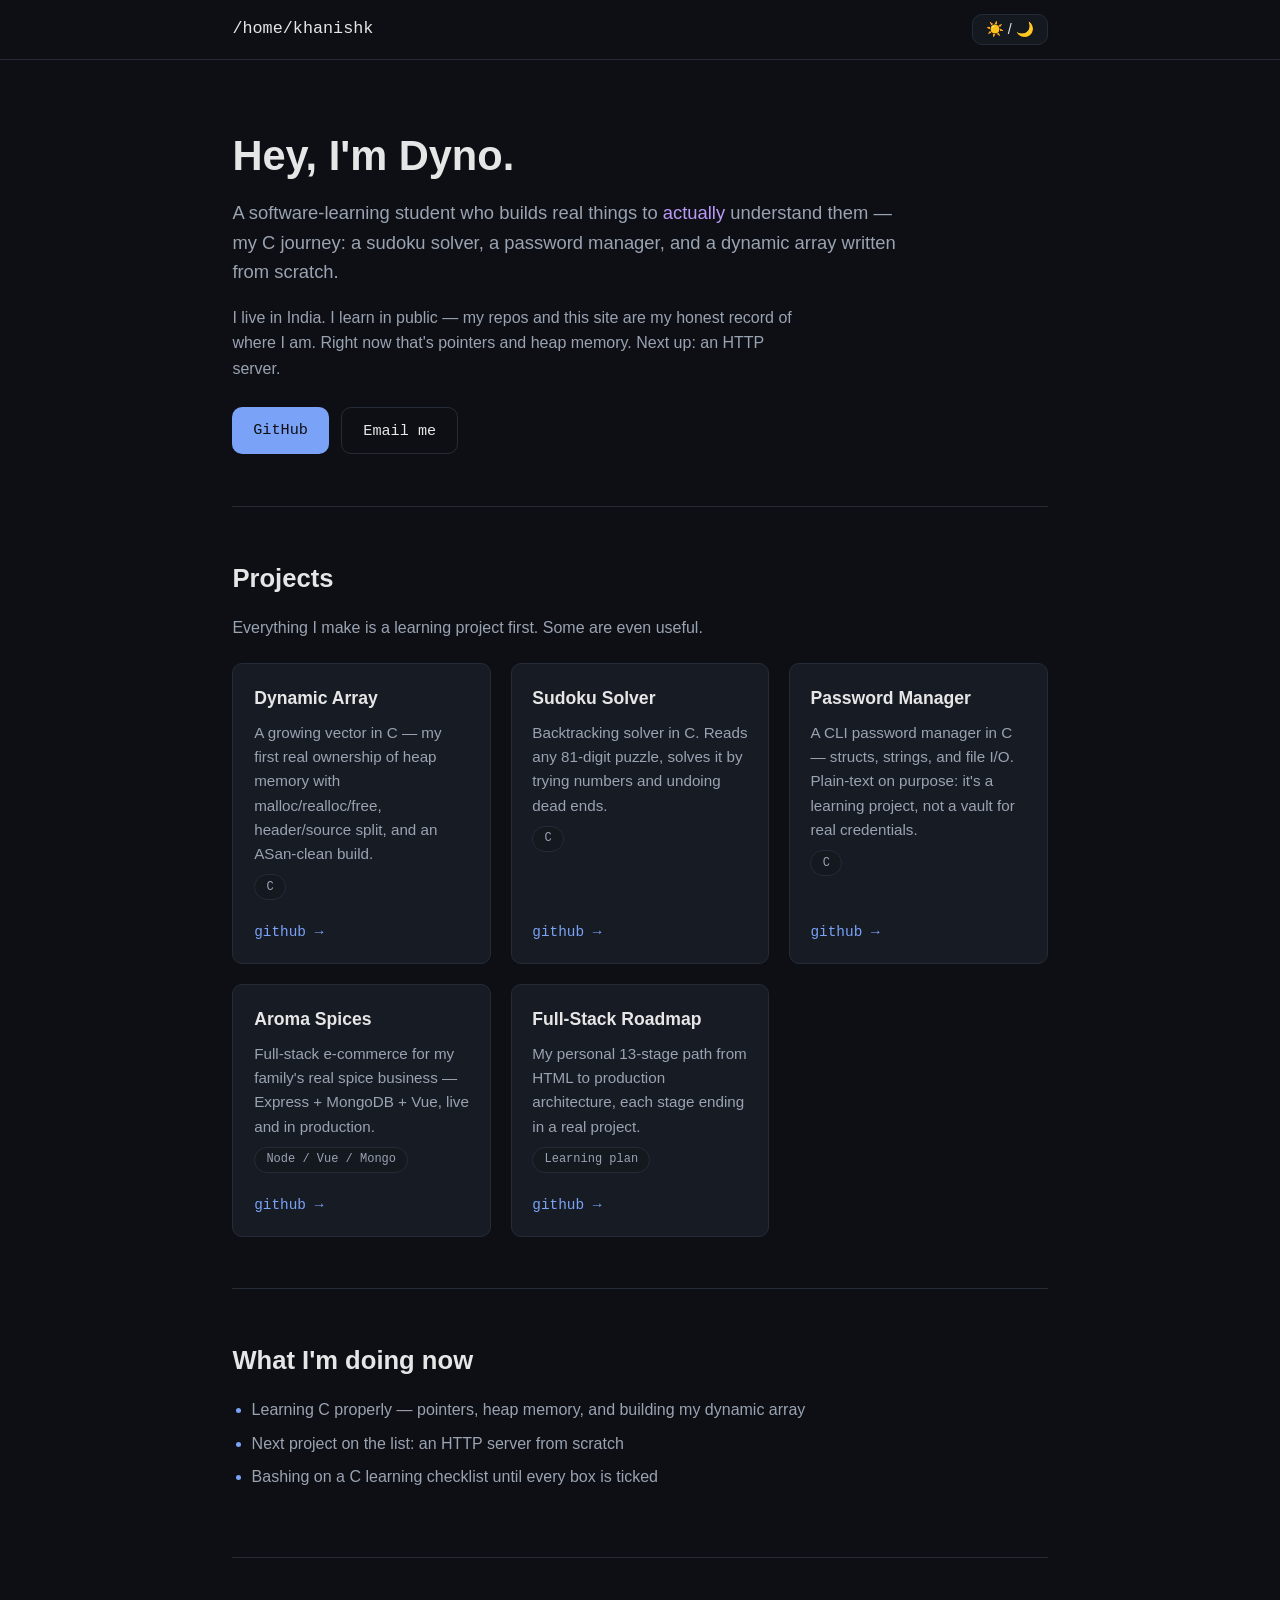
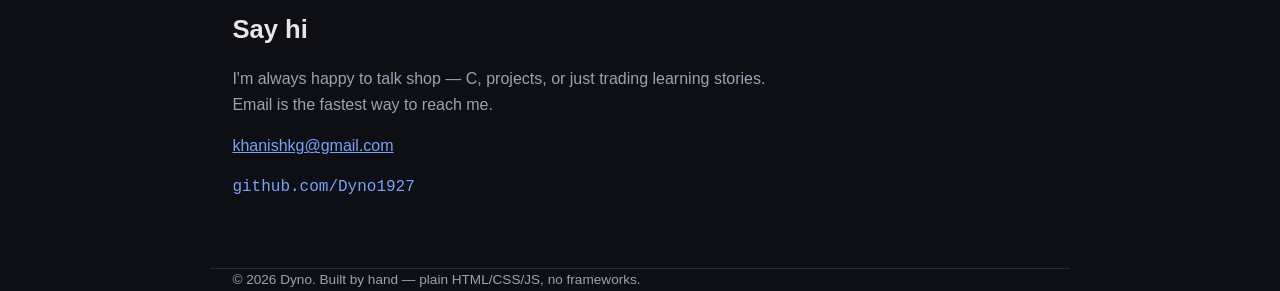
<file: 1. Foundation/index.html>
<!DOCTYPE html>
<html lang="en" data-theme="dark">
<head>
  <meta charset="UTF-8">
  <meta name="viewport" content="width=device-width, initial-scale=1.0">
  <meta name="description" content="Dyno — software learning student building projects across C, full-stack, and machine learning. This is who I am and how to reach me.">
  <title>Dyno — Student Dev & Learner</title>
  <link rel="stylesheet" href="Css/Style.css">
  <link rel="icon" href="data:image/svg+xml,<svg xmlns='http://www.w3.org/2000/svg' viewBox='0 0 100 100'><text y='.9em' font-size='90'>🛠️</text></svg>">
</head>
<body>

  <header class="topbar">
    <nav class="container">
      <span class="brand">/home/khanishk</span>
      <button id="theme-toggle" class="theme-toggle" aria-label="Toggle theme">☀️ / 🌙</button>
    </nav>
  </header>

  <main class="container">

    <!-- About -->
    <section id="about" class="hero">
      <h1>Hey, I'm Dyno.</h1>
      <p class="tagline">
        A software-learning student who builds real things to <em>actually</em> understand them —
        my C journey: a sudoku solver, a password manager, and a dynamic array written from scratch.
      </p>
      <p>
        I live in India. I learn in public — my repos and this site are my honest record of
        where I am. Right now that's pointers and heap memory. Next up: an HTTP server.
      </p>
      <div class="hero-links">
        <a href="https://github.com/Dyno1927" class="btn">GitHub</a>
        <a href="mailto:khanishkg@gmail.com" class="btn btn-ghost">Email me</a>
      </div>
    </section>

    <!-- Projects -->
    <section id="projects">
      <h2>Projects</h2>
      <p class="section-note">Everything I make is a learning project first. Some are even useful.</p>

      <div class="grid">

        <article class="card">
          <h3>Dynamic Array</h3>
          <p>A growing vector in C — my first real ownership of heap memory with malloc/realloc/free, header/source split, and an ASan-clean build.</p>
          <span class="lang">C</span>
          <a href="https://github.com/Dyno1927/Dynamic-Array">github →</a>
        </article>

        <article class="card">
          <h3>Sudoku Solver</h3>
          <p>Backtracking solver in C. Reads any 81-digit puzzle, solves it by trying numbers and undoing dead ends.</p>
          <span class="lang">C</span>
          <a href="https://github.com/Dyno1927/Sudoku-Solver">github →</a>
        </article>

        <article class="card">
          <h3>Password Manager</h3>
          <p>A CLI password manager in C — structs, strings, and file I/O. Plain-text on purpose: it's a learning project, not a vault for real credentials.</p>
          <span class="lang">C</span>
          <a href="https://github.com/Dyno1927/Password-Manager">github →</a>
        </article>

        <article class="card">
          <h3>Aroma Spices</h3>
          <p>Full-stack e-commerce for my family's real spice business — Express + MongoDB + Vue, live and in production.</p>
          <span class="lang">Node / Vue / Mongo</span>
          <a href="https://github.com/Dyno1927/Aroma-Spices">github →</a>
        </article>

        <article class="card">
          <h3>Full-Stack Roadmap</h3>
          <p>My personal 13-stage path from HTML to production architecture, each stage ending in a real project.</p>
          <span class="lang">Learning plan</span>
          <a href="https://github.com/Dyno1927/Full-Stack-Roadmap">github →</a>
        </article>

      </div>
    </section>

    <!-- Now -->
    <section id="now">
      <h2>What I'm doing now</h2>
      <ul class="now-list">
        <li>Learning C properly — pointers, heap memory, and building my dynamic array</li>
        <li>Next project on the list: an HTTP server from scratch</li>
        <li>Bashing on a C learning checklist until every box is ticked</li>
      </ul>
    </section>

    <!-- Contact -->
    <section id="contact">
      <h2>Say hi</h2>
      <p>
        I'm always happy to talk shop — C, projects, or just trading learning stories.
        Email is the fastest way to reach me.
      </p>
      <p>
        <a href="mailto:khanishkg@gmail.com">khanishkg@gmail.com</a>
      </p>
      <ul class="contact-links">
        <li><a href="https://github.com/Dyno1927">github.com/Dyno1927</a></li>
      </ul>
    </section>

  </main>

  <footer class="container">
    <p>© <span id="year"></span> Dyno. Built by hand — plain HTML/CSS/JS, no frameworks.</p>
  </footer>

  <script src="Js/Main.js"></script>
</body>
</html>
</file>
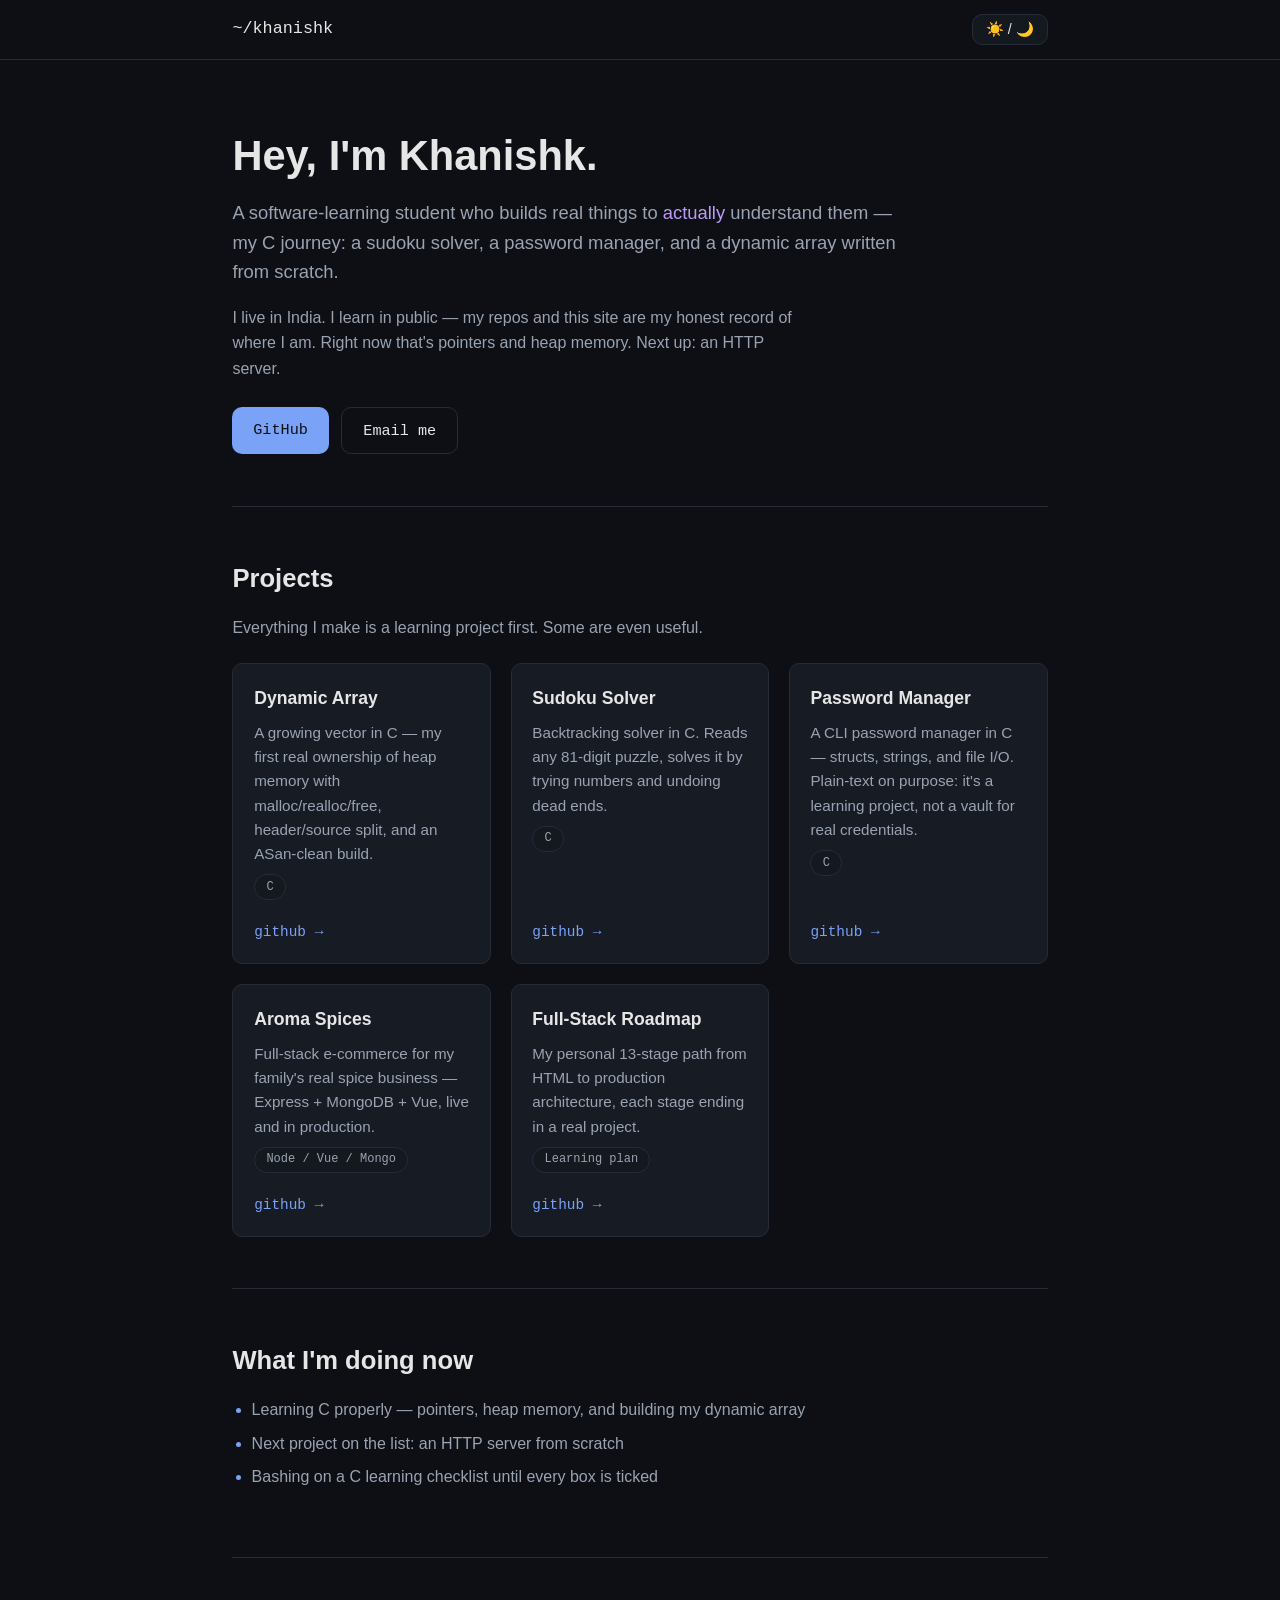
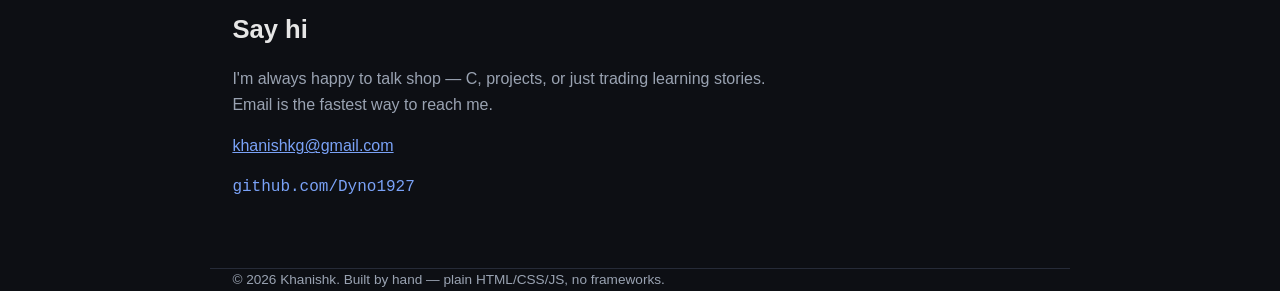
<file: personal-site/index.html>
<!DOCTYPE html>
<html lang="en" data-theme="dark">
<head>
  <meta charset="UTF-8">
  <meta name="viewport" content="width=device-width, initial-scale=1.0">
  <meta name="description" content="Khanishk — software learning student building projects across C, full-stack, and machine learning. This is who I am and how to reach me.">
  <title>Khanishk — Student Dev & Learner</title>
  <link rel="stylesheet" href="css/style.css">
  <link rel="icon" href="data:image/svg+xml,<svg xmlns='http://www.w3.org/2000/svg' viewBox='0 0 100 100'><text y='.9em' font-size='90'>🛠️</text></svg>">
</head>
<body>

  <header class="topbar">
    <nav class="container">
      <span class="brand">~/khanishk</span>
      <button id="theme-toggle" class="theme-toggle" aria-label="Toggle theme">☀️ / 🌙</button>
    </nav>
  </header>

  <main class="container">

    <!-- About -->
    <section id="about" class="hero">
      <h1>Hey, I'm Khanishk.</h1>
      <p class="tagline">
        A software-learning student who builds real things to <em>actually</em> understand them —
        my C journey: a sudoku solver, a password manager, and a dynamic array written from scratch.
      </p>
      <p>
        I live in India. I learn in public — my repos and this site are my honest record of
        where I am. Right now that's pointers and heap memory. Next up: an HTTP server.
      </p>
      <div class="hero-links">
        <a href="https://github.com/Dyno1927" class="btn">GitHub</a>
        <a href="mailto:khanishkg@gmail.com" class="btn btn-ghost">Email me</a>
      </div>
    </section>

    <!-- Projects -->
    <section id="projects">
      <h2>Projects</h2>
      <p class="section-note">Everything I make is a learning project first. Some are even useful.</p>

      <div class="grid">

        <article class="card">
          <h3>Dynamic Array</h3>
          <p>A growing vector in C — my first real ownership of heap memory with malloc/realloc/free, header/source split, and an ASan-clean build.</p>
          <span class="lang">C</span>
          <a href="https://github.com/Dyno1927/Dynamic-Array">github →</a>
        </article>

        <article class="card">
          <h3>Sudoku Solver</h3>
          <p>Backtracking solver in C. Reads any 81-digit puzzle, solves it by trying numbers and undoing dead ends.</p>
          <span class="lang">C</span>
          <a href="https://github.com/Dyno1927/Sudoku-Solver">github →</a>
        </article>

        <article class="card">
          <h3>Password Manager</h3>
          <p>A CLI password manager in C — structs, strings, and file I/O. Plain-text on purpose: it's a learning project, not a vault for real credentials.</p>
          <span class="lang">C</span>
          <a href="https://github.com/Dyno1927/Password-Manager">github →</a>
        </article>

        <article class="card">
          <h3>Aroma Spices</h3>
          <p>Full-stack e-commerce for my family's real spice business — Express + MongoDB + Vue, live and in production.</p>
          <span class="lang">Node / Vue / Mongo</span>
          <a href="https://github.com/Dyno1927/Aroma-Spices">github →</a>
        </article>

        <article class="card">
          <h3>Full-Stack Roadmap</h3>
          <p>My personal 13-stage path from HTML to production architecture, each stage ending in a real project.</p>
          <span class="lang">Learning plan</span>
          <a href="https://github.com/Dyno1927/Full-Stack-Roadmap">github →</a>
        </article>

      </div>
    </section>

    <!-- Now -->
    <section id="now">
      <h2>What I'm doing now</h2>
      <ul class="now-list">
        <li>Learning C properly — pointers, heap memory, and building my dynamic array</li>
        <li>Next project on the list: an HTTP server from scratch</li>
        <li>Bashing on a C learning checklist until every box is ticked</li>
      </ul>
    </section>

    <!-- Contact -->
    <section id="contact">
      <h2>Say hi</h2>
      <p>
        I'm always happy to talk shop — C, projects, or just trading learning stories.
        Email is the fastest way to reach me.
      </p>
      <p>
        <a href="mailto:khanishkg@gmail.com">khanishkg@gmail.com</a>
      </p>
      <ul class="contact-links">
        <li><a href="https://github.com/Dyno1927">github.com/Dyno1927</a></li>
      </ul>
    </section>

  </main>

  <footer class="container">
    <p>© <span id="year"></span> Khanishk. Built by hand — plain HTML/CSS/JS, no frameworks.</p>
  </footer>

  <script src="js/main.js"></script>
</body>
</html>
</file>
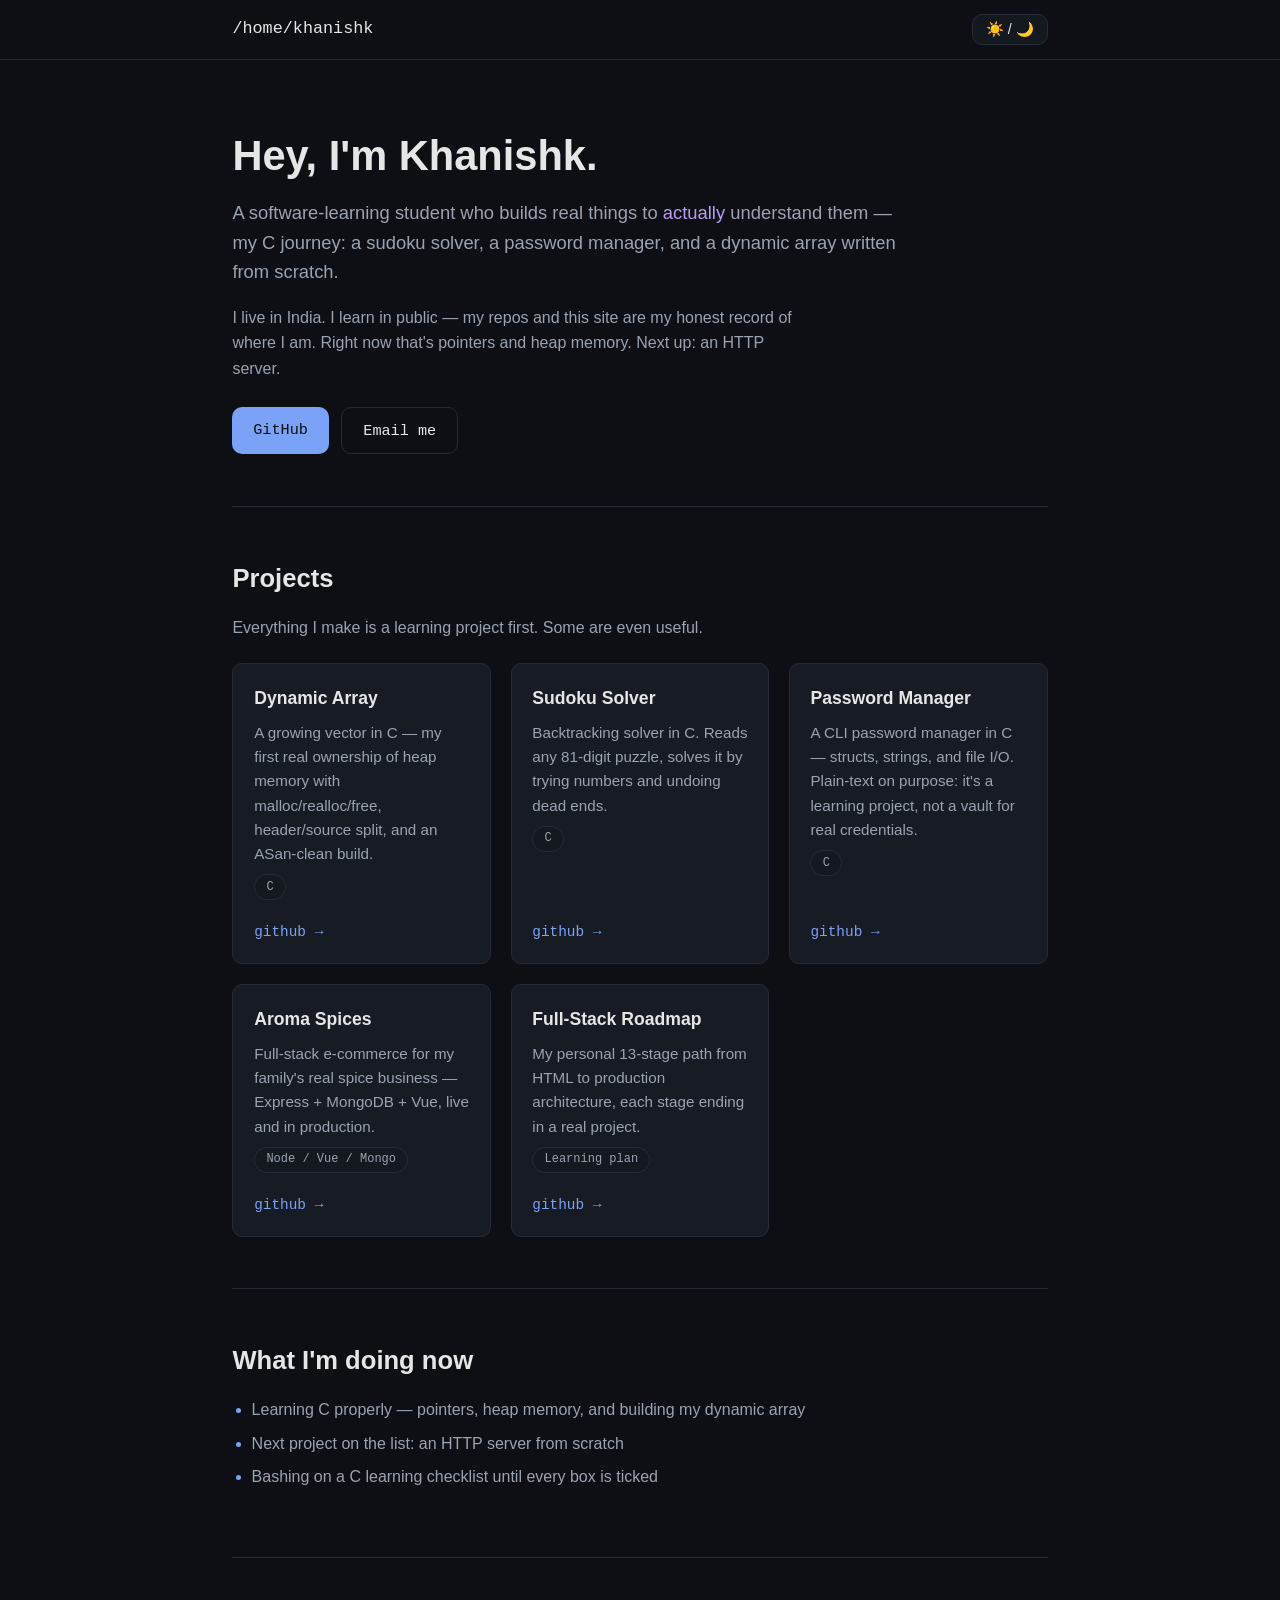
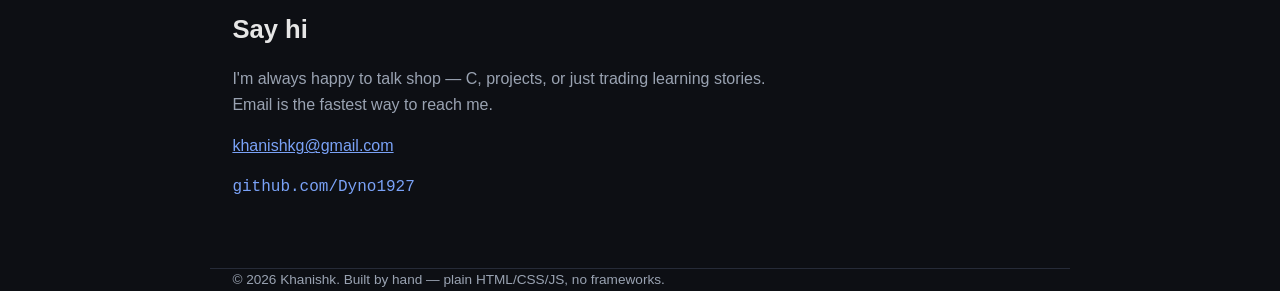
<file: Personal-Site/index.html>
<!DOCTYPE html>
<html lang="en" data-theme="dark">
<head>
  <meta charset="UTF-8">
  <meta name="viewport" content="width=device-width, initial-scale=1.0">
  <meta name="description" content="Khanishk — software learning student building projects across C, full-stack, and machine learning. This is who I am and how to reach me.">
  <title>Khanishk — Student Dev & Learner</title>
  <link rel="stylesheet" href="Css/Style.css">
  <link rel="icon" href="data:image/svg+xml,<svg xmlns='http://www.w3.org/2000/svg' viewBox='0 0 100 100'><text y='.9em' font-size='90'>🛠️</text></svg>">
</head>
<body>

  <header class="topbar">
    <nav class="container">
      <span class="brand">/home/khanishk</span>
      <button id="theme-toggle" class="theme-toggle" aria-label="Toggle theme">☀️ / 🌙</button>
    </nav>
  </header>

  <main class="container">

    <!-- About -->
    <section id="about" class="hero">
      <h1>Hey, I'm Khanishk.</h1>
      <p class="tagline">
        A software-learning student who builds real things to <em>actually</em> understand them —
        my C journey: a sudoku solver, a password manager, and a dynamic array written from scratch.
      </p>
      <p>
        I live in India. I learn in public — my repos and this site are my honest record of
        where I am. Right now that's pointers and heap memory. Next up: an HTTP server.
      </p>
      <div class="hero-links">
        <a href="https://github.com/Dyno1927" class="btn">GitHub</a>
        <a href="mailto:khanishkg@gmail.com" class="btn btn-ghost">Email me</a>
      </div>
    </section>

    <!-- Projects -->
    <section id="projects">
      <h2>Projects</h2>
      <p class="section-note">Everything I make is a learning project first. Some are even useful.</p>

      <div class="grid">

        <article class="card">
          <h3>Dynamic Array</h3>
          <p>A growing vector in C — my first real ownership of heap memory with malloc/realloc/free, header/source split, and an ASan-clean build.</p>
          <span class="lang">C</span>
          <a href="https://github.com/Dyno1927/Dynamic-Array">github →</a>
        </article>

        <article class="card">
          <h3>Sudoku Solver</h3>
          <p>Backtracking solver in C. Reads any 81-digit puzzle, solves it by trying numbers and undoing dead ends.</p>
          <span class="lang">C</span>
          <a href="https://github.com/Dyno1927/Sudoku-Solver">github →</a>
        </article>

        <article class="card">
          <h3>Password Manager</h3>
          <p>A CLI password manager in C — structs, strings, and file I/O. Plain-text on purpose: it's a learning project, not a vault for real credentials.</p>
          <span class="lang">C</span>
          <a href="https://github.com/Dyno1927/Password-Manager">github →</a>
        </article>

        <article class="card">
          <h3>Aroma Spices</h3>
          <p>Full-stack e-commerce for my family's real spice business — Express + MongoDB + Vue, live and in production.</p>
          <span class="lang">Node / Vue / Mongo</span>
          <a href="https://github.com/Dyno1927/Aroma-Spices">github →</a>
        </article>

        <article class="card">
          <h3>Full-Stack Roadmap</h3>
          <p>My personal 13-stage path from HTML to production architecture, each stage ending in a real project.</p>
          <span class="lang">Learning plan</span>
          <a href="https://github.com/Dyno1927/Full-Stack-Roadmap">github →</a>
        </article>

      </div>
    </section>

    <!-- Now -->
    <section id="now">
      <h2>What I'm doing now</h2>
      <ul class="now-list">
        <li>Learning C properly — pointers, heap memory, and building my dynamic array</li>
        <li>Next project on the list: an HTTP server from scratch</li>
        <li>Bashing on a C learning checklist until every box is ticked</li>
      </ul>
    </section>

    <!-- Contact -->
    <section id="contact">
      <h2>Say hi</h2>
      <p>
        I'm always happy to talk shop — C, projects, or just trading learning stories.
        Email is the fastest way to reach me.
      </p>
      <p>
        <a href="mailto:khanishkg@gmail.com">khanishkg@gmail.com</a>
      </p>
      <ul class="contact-links">
        <li><a href="https://github.com/Dyno1927">github.com/Dyno1927</a></li>
      </ul>
    </section>

  </main>

  <footer class="container">
    <p>© <span id="year"></span> Khanishk. Built by hand — plain HTML/CSS/JS, no frameworks.</p>
  </footer>

  <script src="Js/Main.js"></script>
</body>
</html>
</file>
<file: 1. Foundation/Css/Style.css>
/* Personal site — plain CSS, no frameworks.
   Theme handled with CSS custom properties + [data-theme] on <html>.
   Dark = default (feels like my nvim setup), light = toggle. */

:root {
  --font-sans: -apple-system, "Segoe UI", Roboto, Helvetica, Arial, sans-serif;
  --font-mono: "JetBrains Mono", "Fira Code", Consolas, "Courier New", monospace;
  --max-width: 860px;
  --radius: 10px;
  --space-y: 3.2rem;
}

/* Dark theme (default) */
:root,
[data-theme="dark"] {
  --bg: #0d0f14;
  --bg-soft: #14181f;
  --card: #171b24;
  --text: #e6e6e6;
  --muted: #9aa3b2;
  --accent: #7aa2f7;      /* tokyonight blue */
  --accent-2: #bb9af7;    /* tokyonight purple */
  --border: #262b38;
  --btn-bg: #7aa2f7;
  --btn-text: #0d0f14;
}

/* Light theme */
[data-theme="light"] {
  --bg: #ffffff;
  --bg-soft: #f6f7f9;
  --card: #fbfbfd;
  --text: #1a1f2b;
  --muted: #5a6476;
  --accent: #2e5fd7;
  --accent-2: #6a3fd8;
  --border: #e4e7ef;
  --btn-bg: #2e5fd7;
  --btn-text: #ffffff;
}

* { box-sizing: border-box; }

body {
  margin: 0;
  background: var(--bg);
  color: var(--text);
  font-family: var(--font-sans);
  line-height: 1.6;
  transition: background 0.25s ease, color 0.25s ease;
}

.container {
  max-width: var(--max-width);
  margin: 0 auto;
  padding: 0 1.4rem;
}

/* --- Top bar --- */
.topbar {
  position: sticky;
  top: 0;
  background: var(--bg);
  border-bottom: 1px solid var(--border);
  z-index: 10;
}

.topbar nav {
  display: flex;
  justify-content: space-between;
  align-items: center;
  padding-top: 0.9rem;
  padding-bottom: 0.9rem;
}

.brand {
  font-family: var(--font-mono);
  font-size: 1.05rem;
}

.theme-toggle {
  background: var(--bg-soft);
  color: var(--text);
  border: 1px solid var(--border);
  border-radius: var(--radius);
  padding: 0.35rem 0.8rem;
  font-size: 0.9rem;
  cursor: pointer;
  transition: border-color 0.2s;
}

.theme-toggle:hover { border-color: var(--accent); }

/* --- Sections --- */
section { padding: var(--space-y) 0; }
section + section { border-top: 1px solid var(--border); }

.hero { padding-top: 4.5rem; }

h1 {
  font-size: 2.6rem;
  line-height: 1.15;
  margin: 0 0 0.8rem;
}

h2 {
  font-size: 1.6rem;
  margin: 0 0 0.6rem;
}

.tagline { font-size: 1.15rem; }

p, .section-note { color: var(--muted); }
.hero .tagline, .hero p { max-width: 65ch; }

em { color: var(--accent-2); font-style: normal; }

/* --- Buttons --- */
.hero-links {
  display: flex;
  gap: 0.8rem;
  flex-wrap: wrap;
  margin-top: 1.6rem;
}

.btn {
  display: inline-block;
  background: var(--btn-bg);
  color: var(--btn-text);
  text-decoration: none;
  font-family: var(--font-mono);
  padding: 0.65rem 1.3rem;
  border-radius: var(--radius);
  font-size: 0.95rem;
  transition: transform 0.1s ease, opacity 0.2s;
}

.btn:hover { transform: translateY(-1px); opacity: 0.92; }

.btn-ghost {
  background: transparent;
  color: var(--text);
  border: 1px solid var(--border);
}

/* --- Cards --- */
.grid {
  display: grid;
  grid-template-columns: repeat(auto-fit, minmax(240px, 1fr));
  gap: 1.2rem;
  margin-top: 1.4rem;
}

.card {
  background: var(--card);
  border: 1px solid var(--border);
  border-radius: var(--radius);
  padding: 1.3rem 1.3rem 1.2rem;
  display: flex;
  flex-direction: column;
  gap: 0.5rem;
}

.card h3 { margin: 0; font-size: 1.1rem; }
.card p { margin: 0; font-size: 0.95rem; }

.card a {
  display: inline-block;
  margin-top: auto;
  padding-top: 0.8rem;
  color: var(--accent);
  text-decoration: none;
  font-family: var(--font-mono);
  font-size: 0.9rem;
}

.card a:hover { text-decoration: underline; }

.lang {
  align-self: flex-start;
  background: var(--bg-soft);
  border: 1px solid var(--border);
  color: var(--muted);
  font-family: var(--font-mono);
  font-size: 0.75rem;
  border-radius: 20px;
  padding: 0.15rem 0.7rem;
}

/* --- Now / Contact --- */
.now-list {
  color: var(--muted);
  padding-left: 1.2rem;
}

.now-list li { margin-bottom: 0.5rem; }
.now-list li::marker { color: var(--accent); }

#contact p { max-width: 60ch; }
#contact a { color: var(--accent); }

.contact-links {
  list-style: none;
  padding: 0;
  font-family: var(--font-mono);
}

.contact-links a { text-decoration: none; }
.contact-links a:hover { text-decoration: underline; }

footer {
  border-top: 1px solid var(--border);
  padding: 2rem 1.4rem 3rem;
  color: var(--muted);
  font-size: 0.85rem;
}

footer p { margin: 0; }

@media (max-width: 560px) {
  h1 { font-size: 2rem; }
}
</file>
<file: personal-site/css/style.css>
/* Personal site — plain CSS, no frameworks.
   Theme handled with CSS custom properties + [data-theme] on <html>.
   Dark = default (feels like my nvim setup), light = toggle. */

:root {
  --font-sans: -apple-system, "Segoe UI", Roboto, Helvetica, Arial, sans-serif;
  --font-mono: "JetBrains Mono", "Fira Code", Consolas, "Courier New", monospace;
  --max-width: 860px;
  --radius: 10px;
  --space-y: 3.2rem;
}

/* Dark theme (default) */
:root,
[data-theme="dark"] {
  --bg: #0d0f14;
  --bg-soft: #14181f;
  --card: #171b24;
  --text: #e6e6e6;
  --muted: #9aa3b2;
  --accent: #7aa2f7;      /* tokyonight blue */
  --accent-2: #bb9af7;    /* tokyonight purple */
  --border: #262b38;
  --btn-bg: #7aa2f7;
  --btn-text: #0d0f14;
}

/* Light theme */
[data-theme="light"] {
  --bg: #ffffff;
  --bg-soft: #f6f7f9;
  --card: #fbfbfd;
  --text: #1a1f2b;
  --muted: #5a6476;
  --accent: #2e5fd7;
  --accent-2: #6a3fd8;
  --border: #e4e7ef;
  --btn-bg: #2e5fd7;
  --btn-text: #ffffff;
}

* { box-sizing: border-box; }

body {
  margin: 0;
  background: var(--bg);
  color: var(--text);
  font-family: var(--font-sans);
  line-height: 1.6;
  transition: background 0.25s ease, color 0.25s ease;
}

.container {
  max-width: var(--max-width);
  margin: 0 auto;
  padding: 0 1.4rem;
}

/* --- Top bar --- */
.topbar {
  position: sticky;
  top: 0;
  background: var(--bg);
  border-bottom: 1px solid var(--border);
  z-index: 10;
}

.topbar nav {
  display: flex;
  justify-content: space-between;
  align-items: center;
  padding-top: 0.9rem;
  padding-bottom: 0.9rem;
}

.brand {
  font-family: var(--font-mono);
  font-size: 1.05rem;
}

.theme-toggle {
  background: var(--bg-soft);
  color: var(--text);
  border: 1px solid var(--border);
  border-radius: var(--radius);
  padding: 0.35rem 0.8rem;
  font-size: 0.9rem;
  cursor: pointer;
  transition: border-color 0.2s;
}

.theme-toggle:hover { border-color: var(--accent); }

/* --- Sections --- */
section { padding: var(--space-y) 0; }
section + section { border-top: 1px solid var(--border); }

.hero { padding-top: 4.5rem; }

h1 {
  font-size: 2.6rem;
  line-height: 1.15;
  margin: 0 0 0.8rem;
}

h2 {
  font-size: 1.6rem;
  margin: 0 0 0.6rem;
}

.tagline { font-size: 1.15rem; }

p, .section-note { color: var(--muted); }
.hero .tagline, .hero p { max-width: 65ch; }

em { color: var(--accent-2); font-style: normal; }

/* --- Buttons --- */
.hero-links {
  display: flex;
  gap: 0.8rem;
  flex-wrap: wrap;
  margin-top: 1.6rem;
}

.btn {
  display: inline-block;
  background: var(--btn-bg);
  color: var(--btn-text);
  text-decoration: none;
  font-family: var(--font-mono);
  padding: 0.65rem 1.3rem;
  border-radius: var(--radius);
  font-size: 0.95rem;
  transition: transform 0.1s ease, opacity 0.2s;
}

.btn:hover { transform: translateY(-1px); opacity: 0.92; }

.btn-ghost {
  background: transparent;
  color: var(--text);
  border: 1px solid var(--border);
}

/* --- Cards --- */
.grid {
  display: grid;
  grid-template-columns: repeat(auto-fit, minmax(240px, 1fr));
  gap: 1.2rem;
  margin-top: 1.4rem;
}

.card {
  background: var(--card);
  border: 1px solid var(--border);
  border-radius: var(--radius);
  padding: 1.3rem 1.3rem 1.2rem;
  display: flex;
  flex-direction: column;
  gap: 0.5rem;
}

.card h3 { margin: 0; font-size: 1.1rem; }
.card p { margin: 0; font-size: 0.95rem; }

.card a {
  display: inline-block;
  margin-top: auto;
  padding-top: 0.8rem;
  color: var(--accent);
  text-decoration: none;
  font-family: var(--font-mono);
  font-size: 0.9rem;
}

.card a:hover { text-decoration: underline; }

.lang {
  align-self: flex-start;
  background: var(--bg-soft);
  border: 1px solid var(--border);
  color: var(--muted);
  font-family: var(--font-mono);
  font-size: 0.75rem;
  border-radius: 20px;
  padding: 0.15rem 0.7rem;
}

/* --- Now / Contact --- */
.now-list {
  color: var(--muted);
  padding-left: 1.2rem;
}

.now-list li { margin-bottom: 0.5rem; }
.now-list li::marker { color: var(--accent); }

#contact p { max-width: 60ch; }
#contact a { color: var(--accent); }

.contact-links {
  list-style: none;
  padding: 0;
  font-family: var(--font-mono);
}

.contact-links a { text-decoration: none; }
.contact-links a:hover { text-decoration: underline; }

footer {
  border-top: 1px solid var(--border);
  padding: 2rem 1.4rem 3rem;
  color: var(--muted);
  font-size: 0.85rem;
}

footer p { margin: 0; }

@media (max-width: 560px) {
  h1 { font-size: 2rem; }
}
</file>
<file: Personal-Site/Css/Style.css>
/* Personal site — plain CSS, no frameworks.
   Theme handled with CSS custom properties + [data-theme] on <html>.
   Dark = default (feels like my nvim setup), light = toggle. */

:root {
  --font-sans: -apple-system, "Segoe UI", Roboto, Helvetica, Arial, sans-serif;
  --font-mono: "JetBrains Mono", "Fira Code", Consolas, "Courier New", monospace;
  --max-width: 860px;
  --radius: 10px;
  --space-y: 3.2rem;
}

/* Dark theme (default) */
:root,
[data-theme="dark"] {
  --bg: #0d0f14;
  --bg-soft: #14181f;
  --card: #171b24;
  --text: #e6e6e6;
  --muted: #9aa3b2;
  --accent: #7aa2f7;      /* tokyonight blue */
  --accent-2: #bb9af7;    /* tokyonight purple */
  --border: #262b38;
  --btn-bg: #7aa2f7;
  --btn-text: #0d0f14;
}

/* Light theme */
[data-theme="light"] {
  --bg: #ffffff;
  --bg-soft: #f6f7f9;
  --card: #fbfbfd;
  --text: #1a1f2b;
  --muted: #5a6476;
  --accent: #2e5fd7;
  --accent-2: #6a3fd8;
  --border: #e4e7ef;
  --btn-bg: #2e5fd7;
  --btn-text: #ffffff;
}

* { box-sizing: border-box; }

body {
  margin: 0;
  background: var(--bg);
  color: var(--text);
  font-family: var(--font-sans);
  line-height: 1.6;
  transition: background 0.25s ease, color 0.25s ease;
}

.container {
  max-width: var(--max-width);
  margin: 0 auto;
  padding: 0 1.4rem;
}

/* --- Top bar --- */
.topbar {
  position: sticky;
  top: 0;
  background: var(--bg);
  border-bottom: 1px solid var(--border);
  z-index: 10;
}

.topbar nav {
  display: flex;
  justify-content: space-between;
  align-items: center;
  padding-top: 0.9rem;
  padding-bottom: 0.9rem;
}

.brand {
  font-family: var(--font-mono);
  font-size: 1.05rem;
}

.theme-toggle {
  background: var(--bg-soft);
  color: var(--text);
  border: 1px solid var(--border);
  border-radius: var(--radius);
  padding: 0.35rem 0.8rem;
  font-size: 0.9rem;
  cursor: pointer;
  transition: border-color 0.2s;
}

.theme-toggle:hover { border-color: var(--accent); }

/* --- Sections --- */
section { padding: var(--space-y) 0; }
section + section { border-top: 1px solid var(--border); }

.hero { padding-top: 4.5rem; }

h1 {
  font-size: 2.6rem;
  line-height: 1.15;
  margin: 0 0 0.8rem;
}

h2 {
  font-size: 1.6rem;
  margin: 0 0 0.6rem;
}

.tagline { font-size: 1.15rem; }

p, .section-note { color: var(--muted); }
.hero .tagline, .hero p { max-width: 65ch; }

em { color: var(--accent-2); font-style: normal; }

/* --- Buttons --- */
.hero-links {
  display: flex;
  gap: 0.8rem;
  flex-wrap: wrap;
  margin-top: 1.6rem;
}

.btn {
  display: inline-block;
  background: var(--btn-bg);
  color: var(--btn-text);
  text-decoration: none;
  font-family: var(--font-mono);
  padding: 0.65rem 1.3rem;
  border-radius: var(--radius);
  font-size: 0.95rem;
  transition: transform 0.1s ease, opacity 0.2s;
}

.btn:hover { transform: translateY(-1px); opacity: 0.92; }

.btn-ghost {
  background: transparent;
  color: var(--text);
  border: 1px solid var(--border);
}

/* --- Cards --- */
.grid {
  display: grid;
  grid-template-columns: repeat(auto-fit, minmax(240px, 1fr));
  gap: 1.2rem;
  margin-top: 1.4rem;
}

.card {
  background: var(--card);
  border: 1px solid var(--border);
  border-radius: var(--radius);
  padding: 1.3rem 1.3rem 1.2rem;
  display: flex;
  flex-direction: column;
  gap: 0.5rem;
}

.card h3 { margin: 0; font-size: 1.1rem; }
.card p { margin: 0; font-size: 0.95rem; }

.card a {
  display: inline-block;
  margin-top: auto;
  padding-top: 0.8rem;
  color: var(--accent);
  text-decoration: none;
  font-family: var(--font-mono);
  font-size: 0.9rem;
}

.card a:hover { text-decoration: underline; }

.lang {
  align-self: flex-start;
  background: var(--bg-soft);
  border: 1px solid var(--border);
  color: var(--muted);
  font-family: var(--font-mono);
  font-size: 0.75rem;
  border-radius: 20px;
  padding: 0.15rem 0.7rem;
}

/* --- Now / Contact --- */
.now-list {
  color: var(--muted);
  padding-left: 1.2rem;
}

.now-list li { margin-bottom: 0.5rem; }
.now-list li::marker { color: var(--accent); }

#contact p { max-width: 60ch; }
#contact a { color: var(--accent); }

.contact-links {
  list-style: none;
  padding: 0;
  font-family: var(--font-mono);
}

.contact-links a { text-decoration: none; }
.contact-links a:hover { text-decoration: underline; }

footer {
  border-top: 1px solid var(--border);
  padding: 2rem 1.4rem 3rem;
  color: var(--muted);
  font-size: 0.85rem;
}

footer p { margin: 0; }

@media (max-width: 560px) {
  h1 { font-size: 2rem; }
}
</file>
